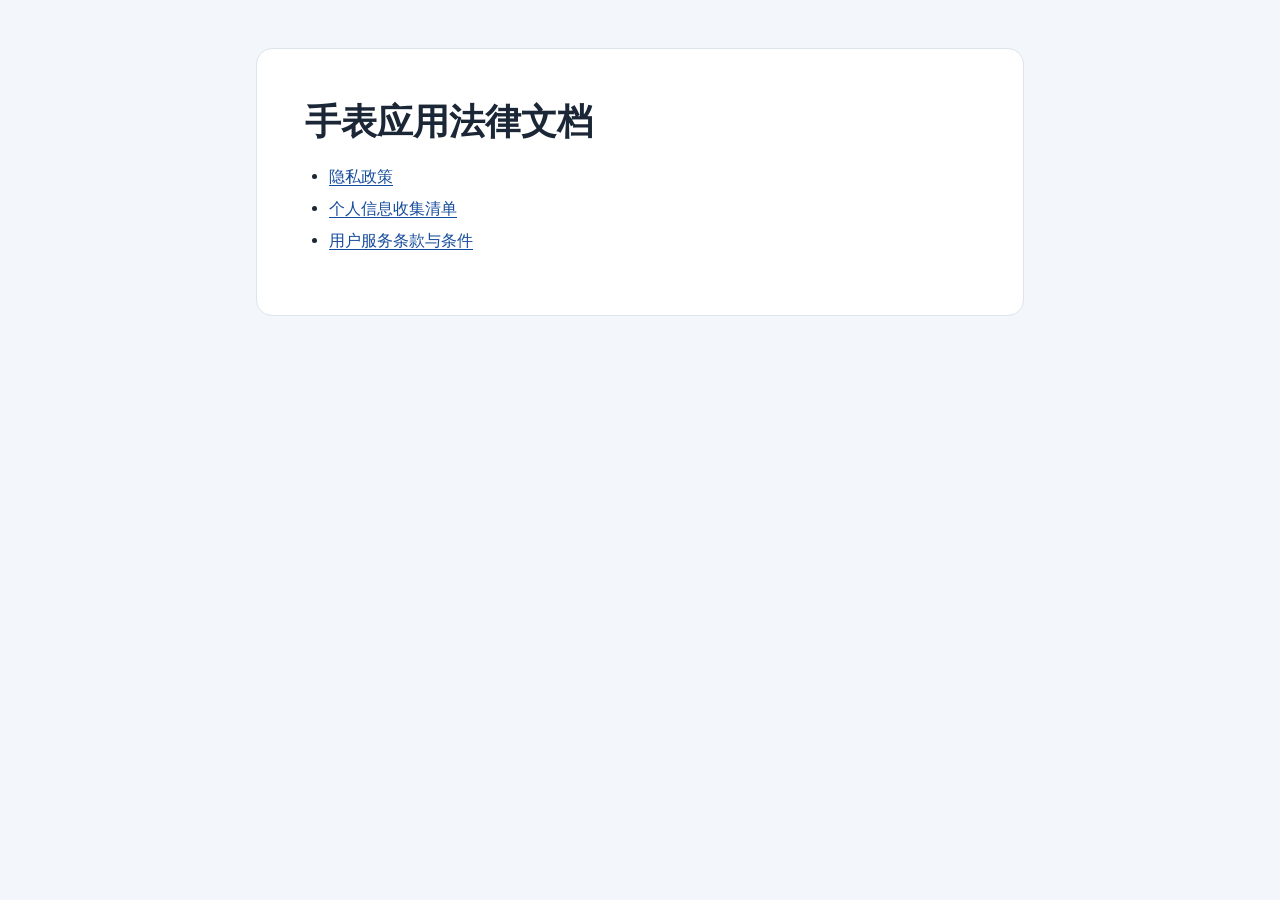
<file: docs/index.html>
<!doctype html>
<html lang="zh-CN">
<head>
  <meta charset="utf-8">
  <meta name="viewport" content="width=device-width, initial-scale=1">
  <title>手表应用法律文档</title>
  <link rel="stylesheet" href="style.css">
</head>
<body>
  <main>
    <h1>手表应用法律文档</h1>
    <ul>
      <li><a href="privacy.html">隐私政策</a></li>
      <li><a href="personal.html">个人信息收集清单</a></li>
      <li><a href="terms.html">用户服务条款与条件</a></li>
    </ul>
  </main>
</body>
</html>
</file>
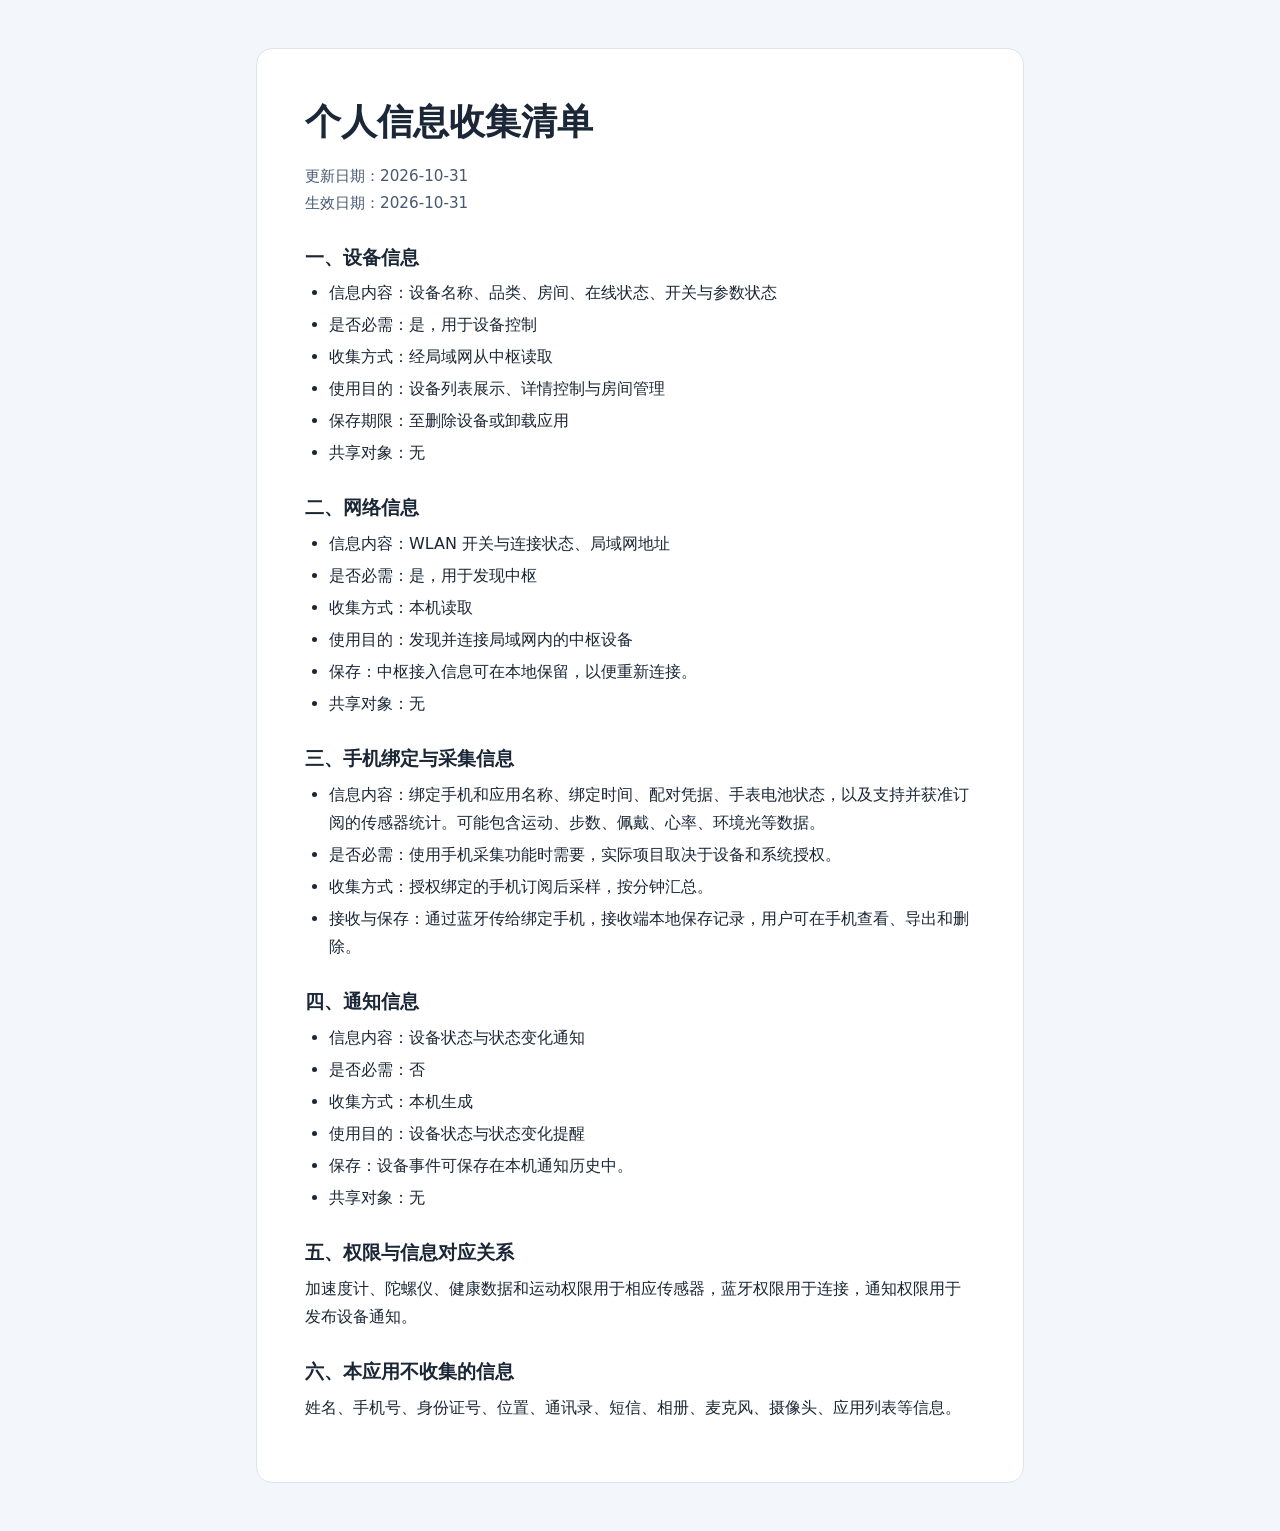
<file: docs/personal.html>
<!doctype html>
<html lang="zh-CN">
<head>
  <meta charset="utf-8">
  <meta name="viewport" content="width=device-width, initial-scale=1">
  <title>个人信息收集清单</title>
  <link rel="stylesheet" href="style.css">
</head>
<body>
  <main>
    <h1>个人信息收集清单</h1>
    <p class="dates">更新日期：<time datetime="2026-10-31">2026-10-31</time><br>生效日期：<time datetime="2026-10-31">2026-10-31</time></p>

    <section>
      <h2>一、设备信息</h2>
      <ul>
        <li>信息内容：设备名称、品类、房间、在线状态、开关与参数状态</li>
        <li>是否必需：是，用于设备控制</li>
        <li>收集方式：经局域网从中枢读取</li>
        <li>使用目的：设备列表展示、详情控制与房间管理</li>
        <li>保存期限：至删除设备或卸载应用</li>
        <li>共享对象：无</li>
      </ul>
    </section>

    <section>
      <h2>二、网络信息</h2>
      <ul>
        <li>信息内容：WLAN 开关与连接状态、局域网地址</li>
        <li>是否必需：是，用于发现中枢</li>
        <li>收集方式：本机读取</li>
        <li>使用目的：发现并连接局域网内的中枢设备</li>
        <li>保存：中枢接入信息可在本地保留，以便重新连接。</li>
        <li>共享对象：无</li>
      </ul>
    </section>

    <section>
      <h2>三、手机绑定与采集信息</h2>
      <ul>
        <li>信息内容：绑定手机和应用名称、绑定时间、配对凭据、手表电池状态，以及支持并获准订阅的传感器统计。可能包含运动、步数、佩戴、心率、环境光等数据。</li>
        <li>是否必需：使用手机采集功能时需要，实际项目取决于设备和系统授权。</li>
        <li>收集方式：授权绑定的手机订阅后采样，按分钟汇总。</li>
        <li>接收与保存：通过蓝牙传给绑定手机，接收端本地保存记录，用户可在手机查看、导出和删除。</li>
      </ul>
    </section>

    <section>
      <h2>四、通知信息</h2>
      <ul>
        <li>信息内容：设备状态与状态变化通知</li>
        <li>是否必需：否</li>
        <li>收集方式：本机生成</li>
        <li>使用目的：设备状态与状态变化提醒</li>
        <li>保存：设备事件可保存在本机通知历史中。</li>
        <li>共享对象：无</li>
      </ul>
    </section>

    <section>
      <h2>五、权限与信息对应关系</h2>
      <p>加速度计、陀螺仪、健康数据和运动权限用于相应传感器，蓝牙权限用于连接，通知权限用于发布设备通知。</p>
    </section>

    <section>
      <h2>六、本应用不收集的信息</h2>
      <p>姓名、手机号、身份证号、位置、通讯录、短信、相册、麦克风、摄像头、应用列表等信息。</p>
    </section>
  </main>
</body>
</html>
</file>
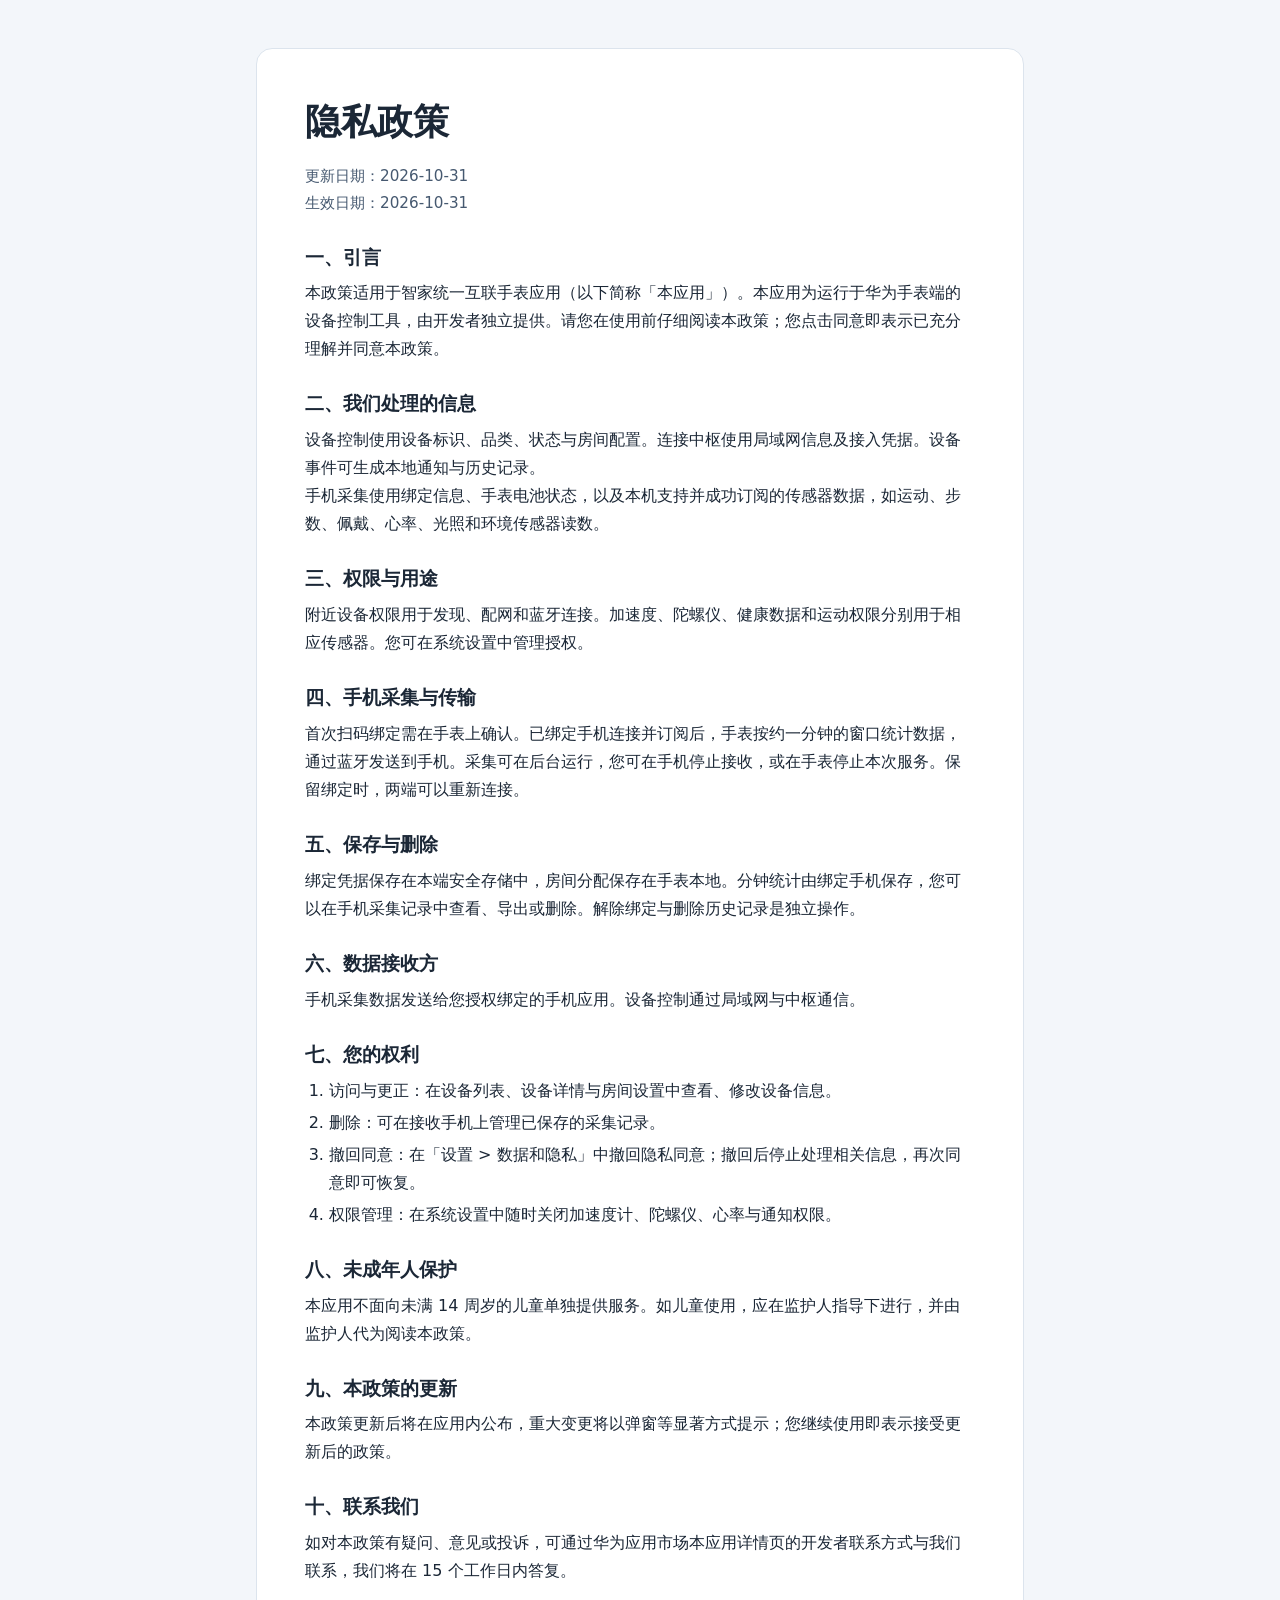
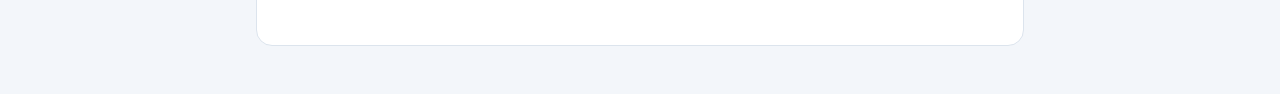
<file: docs/privacy.html>
<!doctype html>
<html lang="zh-CN">
<head>
  <meta charset="utf-8">
  <meta name="viewport" content="width=device-width, initial-scale=1">
  <title>隐私政策</title>
  <link rel="stylesheet" href="style.css">
</head>
<body>
  <main>
    <h1>隐私政策</h1>
    <p class="dates">更新日期：<time datetime="2026-10-31">2026-10-31</time><br>生效日期：<time datetime="2026-10-31">2026-10-31</time></p>

    <section>
      <h2>一、引言</h2>
      <p>本政策适用于智家统一互联手表应用（以下简称「本应用」）。本应用为运行于华为手表端的设备控制工具，由开发者独立提供。请您在使用前仔细阅读本政策；您点击同意即表示已充分理解并同意本政策。</p>
    </section>

    <section>
      <h2>二、我们处理的信息</h2>
      <p>设备控制使用设备标识、品类、状态与房间配置。连接中枢使用局域网信息及接入凭据。设备事件可生成本地通知与历史记录。<br>手机采集使用绑定信息、手表电池状态，以及本机支持并成功订阅的传感器数据，如运动、步数、佩戴、心率、光照和环境传感器读数。</p>
    </section>

    <section>
      <h2>三、权限与用途</h2>
      <p>附近设备权限用于发现、配网和蓝牙连接。加速度、陀螺仪、健康数据和运动权限分别用于相应传感器。您可在系统设置中管理授权。</p>
    </section>

    <section>
      <h2>四、手机采集与传输</h2>
      <p>首次扫码绑定需在手表上确认。已绑定手机连接并订阅后，手表按约一分钟的窗口统计数据，通过蓝牙发送到手机。采集可在后台运行，您可在手机停止接收，或在手表停止本次服务。保留绑定时，两端可以重新连接。</p>
    </section>

    <section>
      <h2>五、保存与删除</h2>
      <p>绑定凭据保存在本端安全存储中，房间分配保存在手表本地。分钟统计由绑定手机保存，您可以在手机采集记录中查看、导出或删除。解除绑定与删除历史记录是独立操作。</p>
    </section>

    <section>
      <h2>六、数据接收方</h2>
      <p>手机采集数据发送给您授权绑定的手机应用。设备控制通过局域网与中枢通信。</p>
    </section>

    <section>
      <h2>七、您的权利</h2>
      <ol>
        <li>访问与更正：在设备列表、设备详情与房间设置中查看、修改设备信息。</li>
        <li>删除：可在接收手机上管理已保存的采集记录。</li>
        <li>撤回同意：在「设置 &gt; 数据和隐私」中撤回隐私同意；撤回后停止处理相关信息，再次同意即可恢复。</li>
        <li>权限管理：在系统设置中随时关闭加速度计、陀螺仪、心率与通知权限。</li>
      </ol>
    </section>

    <section>
      <h2>八、未成年人保护</h2>
      <p>本应用不面向未满 14 周岁的儿童单独提供服务。如儿童使用，应在监护人指导下进行，并由监护人代为阅读本政策。</p>
    </section>

    <section>
      <h2>九、本政策的更新</h2>
      <p>本政策更新后将在应用内公布，重大变更将以弹窗等显著方式提示；您继续使用即表示接受更新后的政策。</p>
    </section>

    <section>
      <h2>十、联系我们</h2>
      <p>如对本政策有疑问、意见或投诉，可通过华为应用市场本应用详情页的开发者联系方式与我们联系，我们将在 15 个工作日内答复。</p>
    </section>
  </main>
</body>
</html>
</file>
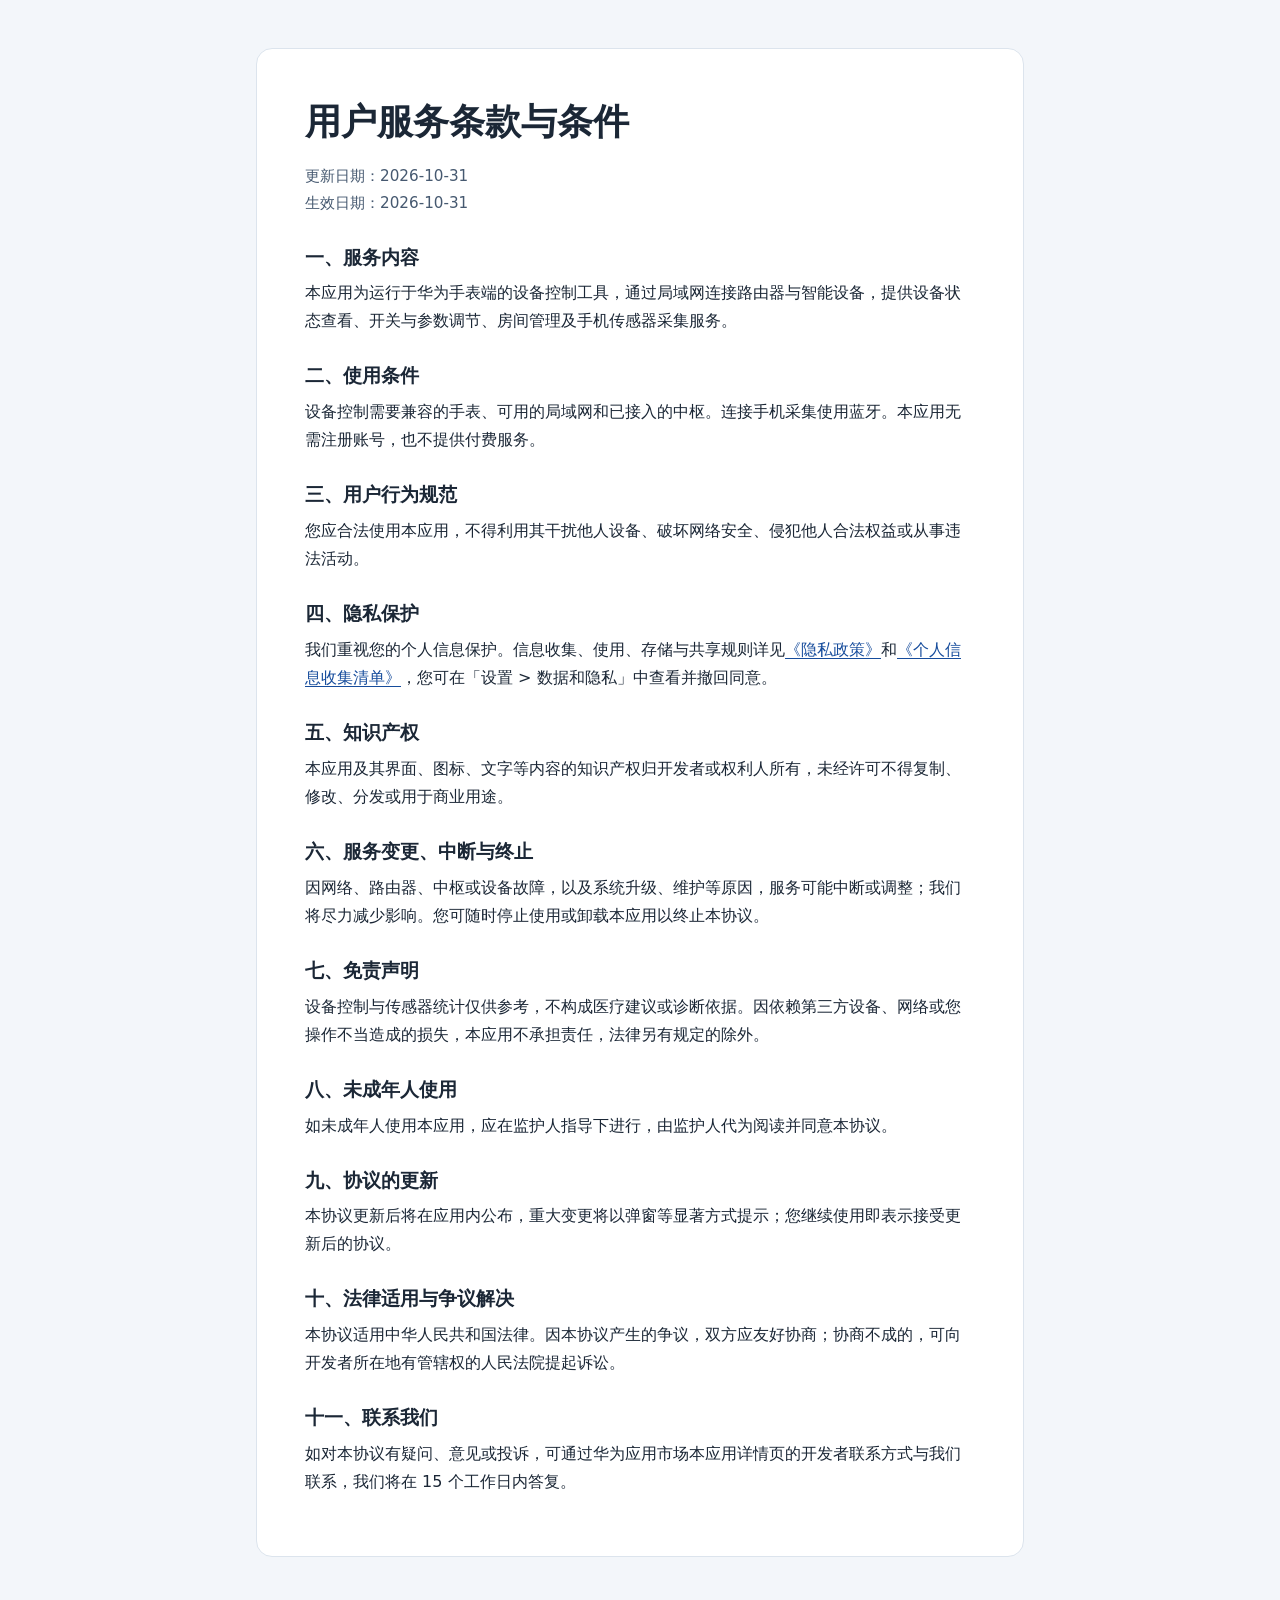
<file: docs/terms.html>
<!doctype html>
<html lang="zh-CN">
<head>
  <meta charset="utf-8">
  <meta name="viewport" content="width=device-width, initial-scale=1">
  <title>用户服务条款与条件</title>
  <link rel="stylesheet" href="style.css">
</head>
<body>
  <main>
    <h1>用户服务条款与条件</h1>
    <p class="dates">更新日期：<time datetime="2026-10-31">2026-10-31</time><br>生效日期：<time datetime="2026-10-31">2026-10-31</time></p>

    <section>
      <h2>一、服务内容</h2>
      <p>本应用为运行于华为手表端的设备控制工具，通过局域网连接路由器与智能设备，提供设备状态查看、开关与参数调节、房间管理及手机传感器采集服务。</p>
    </section>

    <section>
      <h2>二、使用条件</h2>
      <p>设备控制需要兼容的手表、可用的局域网和已接入的中枢。连接手机采集使用蓝牙。本应用无需注册账号，也不提供付费服务。</p>
    </section>

    <section>
      <h2>三、用户行为规范</h2>
      <p>您应合法使用本应用，不得利用其干扰他人设备、破坏网络安全、侵犯他人合法权益或从事违法活动。</p>
    </section>

    <section>
      <h2>四、隐私保护</h2>
      <p>我们重视您的个人信息保护。信息收集、使用、存储与共享规则详见<a href="privacy.html">《隐私政策》</a>和<a href="personal.html">《个人信息收集清单》</a>，您可在「设置 &gt; 数据和隐私」中查看并撤回同意。</p>
    </section>

    <section>
      <h2>五、知识产权</h2>
      <p>本应用及其界面、图标、文字等内容的知识产权归开发者或权利人所有，未经许可不得复制、修改、分发或用于商业用途。</p>
    </section>

    <section>
      <h2>六、服务变更、中断与终止</h2>
      <p>因网络、路由器、中枢或设备故障，以及系统升级、维护等原因，服务可能中断或调整；我们将尽力减少影响。您可随时停止使用或卸载本应用以终止本协议。</p>
    </section>

    <section>
      <h2>七、免责声明</h2>
      <p>设备控制与传感器统计仅供参考，不构成医疗建议或诊断依据。因依赖第三方设备、网络或您操作不当造成的损失，本应用不承担责任，法律另有规定的除外。</p>
    </section>

    <section>
      <h2>八、未成年人使用</h2>
      <p>如未成年人使用本应用，应在监护人指导下进行，由监护人代为阅读并同意本协议。</p>
    </section>

    <section>
      <h2>九、协议的更新</h2>
      <p>本协议更新后将在应用内公布，重大变更将以弹窗等显著方式提示；您继续使用即表示接受更新后的协议。</p>
    </section>

    <section>
      <h2>十、法律适用与争议解决</h2>
      <p>本协议适用中华人民共和国法律。因本协议产生的争议，双方应友好协商；协商不成的，可向开发者所在地有管辖权的人民法院提起诉讼。</p>
    </section>

    <section>
      <h2>十一、联系我们</h2>
      <p>如对本协议有疑问、意见或投诉，可通过华为应用市场本应用详情页的开发者联系方式与我们联系，我们将在 15 个工作日内答复。</p>
    </section>
  </main>
</body>
</html>
</file>
<file: docs/style.css>
:root {
  color-scheme: light;
  font-family: "Source Sans 3", system-ui, "Microsoft YaHei", sans-serif;
  color: #1b2736;
  background: #f3f6fa;
  line-height: 1.75;
}

body {
  margin: 0;
  padding: 0 1rem;
}

main {
  box-sizing: border-box;
  max-width: 48rem;
  margin: clamp(1rem, 5vw, 3rem) auto;
  padding: clamp(1.25rem, 5vw, 3rem);
  background: #fff;
  border: 1px solid #dce4ed;
  border-radius: 1rem;
  overflow-wrap: anywhere;
}

h1, h2 {
  line-height: 1.4;
}

h1 {
  margin: 0 0 1rem;
  font-size: clamp(1.65rem, 5vw, 2.25rem);
}

h2 {
  margin: 1.75rem 0 0.5rem;
  font-size: 1.2rem;
}

p, ol, ul {
  margin: 0 0 0.75rem;
}

ol, ul {
  padding-inline-start: 1.5rem;
}

li + li {
  margin-top: 0.25rem;
}

.dates {
  color: #465970;
  font-size: 0.95rem;
}

a {
  color: #164c9c;
  text-underline-offset: 0.18em;
}

a:focus-visible {
  outline: 2px solid currentColor;
  outline-offset: 3px;
}
</file>
